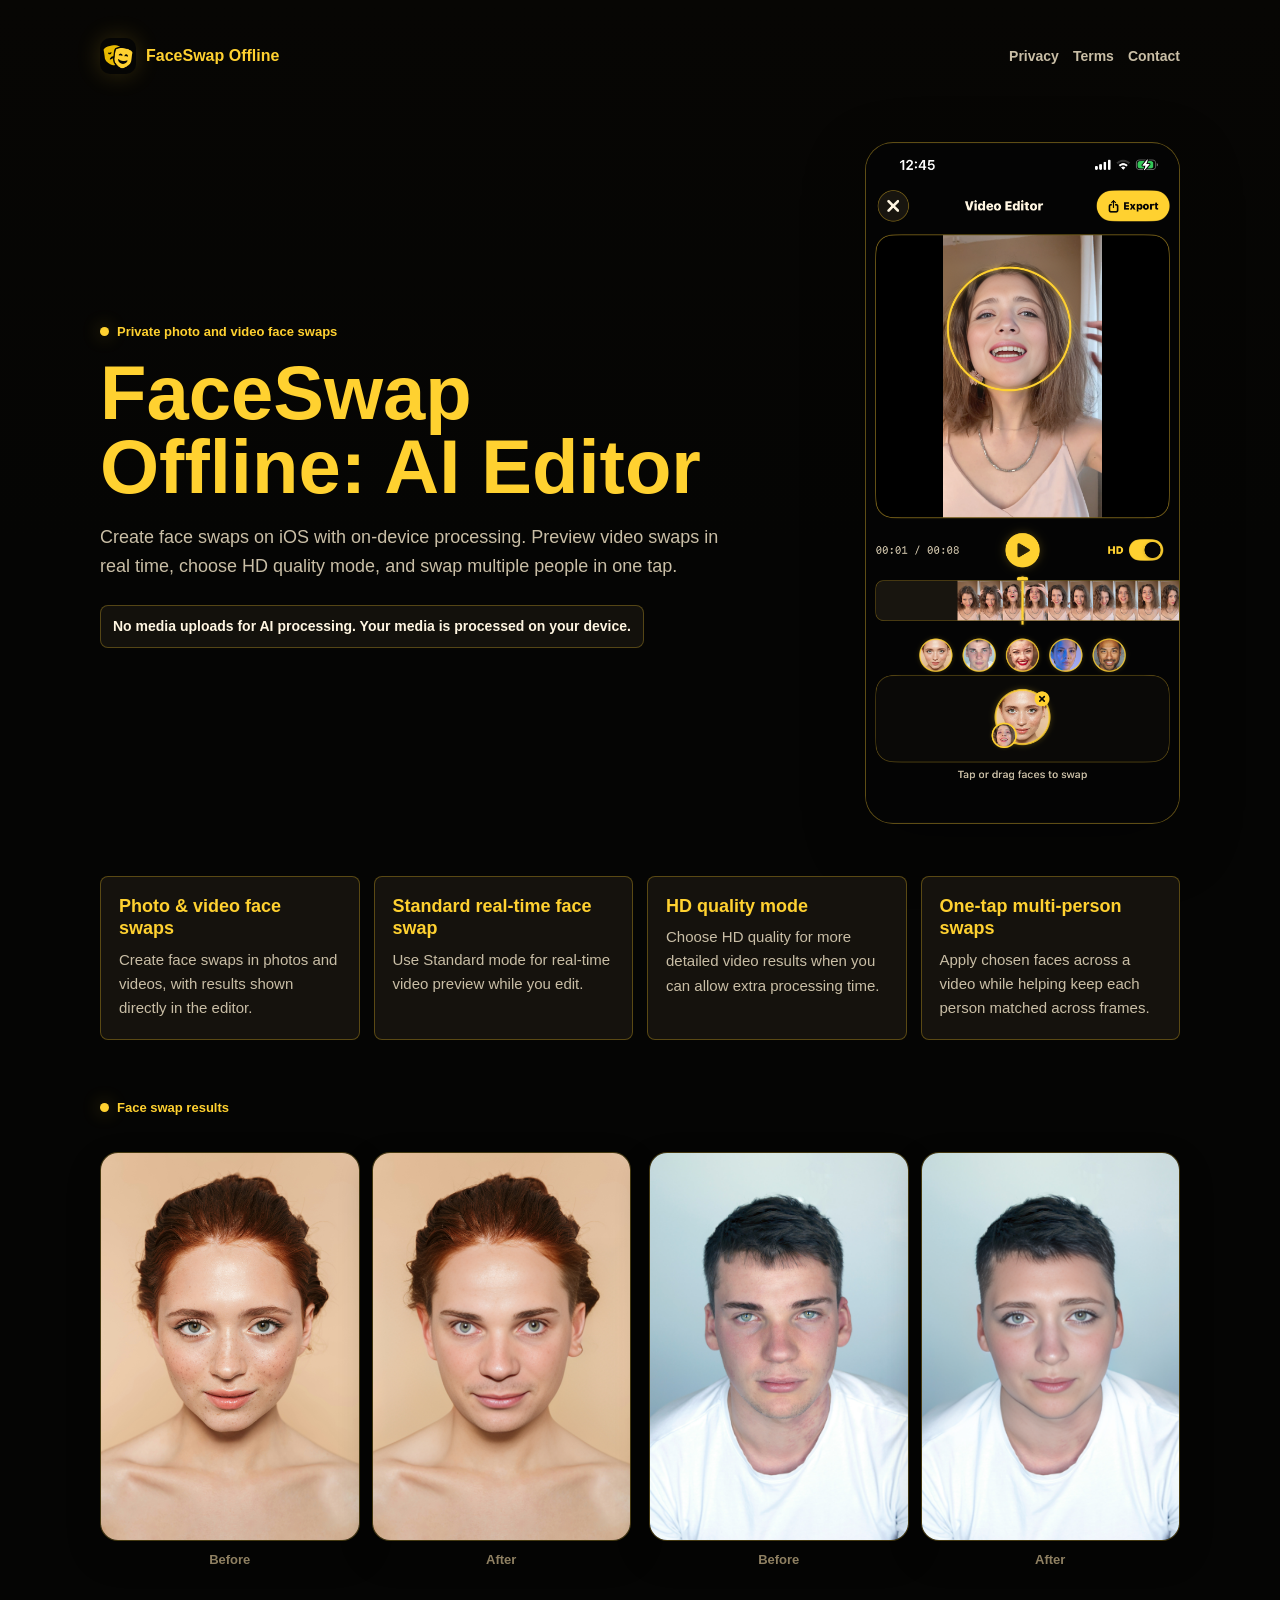
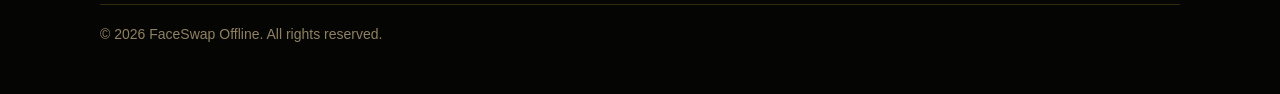
<file: index.html>
<!doctype html>
<html lang="en">
<head>
  <meta charset="utf-8">
  <meta name="viewport" content="width=device-width, initial-scale=1">
  <title>FaceSwap Offline: AI Editor</title>
  <meta name="description" content="FaceSwap Offline: AI Editor is an iOS face swap editor for photos and videos with live video preview and multi-person video matching.">
  <link rel="icon" href="resource/icon.png">
  <link rel="apple-touch-icon" href="resource/icon.png">
  <link rel="stylesheet" href="site.css?v=2026061902">
</head>
<body>
  <main class="page product-page">
    <header class="site-header" aria-label="Site header">
      <a class="brand" href="index.html" aria-label="FaceSwap Offline home">
        <img class="mark" src="resource/icon.png" width="36" height="36" alt="" aria-hidden="true">
        <span>FaceSwap Offline</span>
      </a>
      <nav class="nav" aria-label="Site navigation">
        <a href="privacy.html">Privacy</a>
        <a href="terms.html">Terms</a>
        <a href="mailto:pocketvisionai@gmail.com">Contact</a>
      </nav>
    </header>

    <section class="hero product-hero" aria-labelledby="hero-title">
      <div class="hero-copy">
        <p class="eyebrow">Private photo and video face swaps</p>
        <h1 id="hero-title">FaceSwap Offline: AI Editor</h1>
        <p class="lead">Create face swaps on iOS with on-device processing. Preview video swaps in real time, choose HD quality mode, and swap multiple people in one tap.</p>
        <p class="trust-line">No media uploads for AI processing. Your media is processed on your device.</p>
      </div>

      <div class="hero-media" aria-label="FaceSwap Offline video editor result">
        <img class="product-video"
             src="resource/vid_edit_1.PNG"
             width="1170"
             height="2532"
             alt="FaceSwap Offline video editor showing a live face swap result">
      </div>
    </section>

    <section class="feature-grid" aria-label="Product highlights">
      <article class="feature-card">
        <h2>Photo &amp; video face swaps</h2>
        <p>Create face swaps in photos and videos, with results shown directly in the editor.</p>
      </article>
      <article class="feature-card">
        <h2>Standard real-time face swap</h2>
        <p>Use Standard mode for real-time video preview while you edit.</p>
      </article>
      <article class="feature-card">
        <h2>HD quality mode</h2>
        <p>Choose HD quality for more detailed video results when you can allow extra processing time.</p>
      </article>
      <article class="feature-card">
        <h2>One-tap multi-person swaps</h2>
        <p>Apply chosen faces across a video while helping keep each person matched across frames.</p>
      </article>
    </section>

    <section class="showcase" aria-labelledby="photo-showcase-title">
      <div class="section-heading">
        <p class="eyebrow">Face swap results</p>
      </div>

      <div class="comparison-grid">
        <article class="comparison-set" aria-label="First photo face swap comparison">
          <figure class="phone-shot photo-shot">
            <img src="resource/female.JPG" width="3840" height="5760" alt="Original portrait photo">
            <figcaption>Before</figcaption>
          </figure>
          <figure class="phone-shot photo-shot">
            <img src="resource/female_2_male.JPG" width="3840" height="5760" alt="Portrait photo after a face swap">
            <figcaption>After</figcaption>
          </figure>
        </article>

        <article class="comparison-set" aria-label="Second photo face swap comparison">
          <figure class="phone-shot photo-shot">
            <img src="resource/male.JPG" width="2662" height="3993" alt="Original portrait photo">
            <figcaption>Before</figcaption>
          </figure>
          <figure class="phone-shot photo-shot">
            <img src="resource/male_2_female.JPG" width="2662" height="3993" alt="Portrait photo after a face swap">
            <figcaption>After</figcaption>
          </figure>
        </article>
      </div>
    </section>

    <footer class="footer">
      <span>&copy; 2026 FaceSwap Offline. All rights reserved.</span>
    </footer>
  </main>
</body>
</html>
</file>
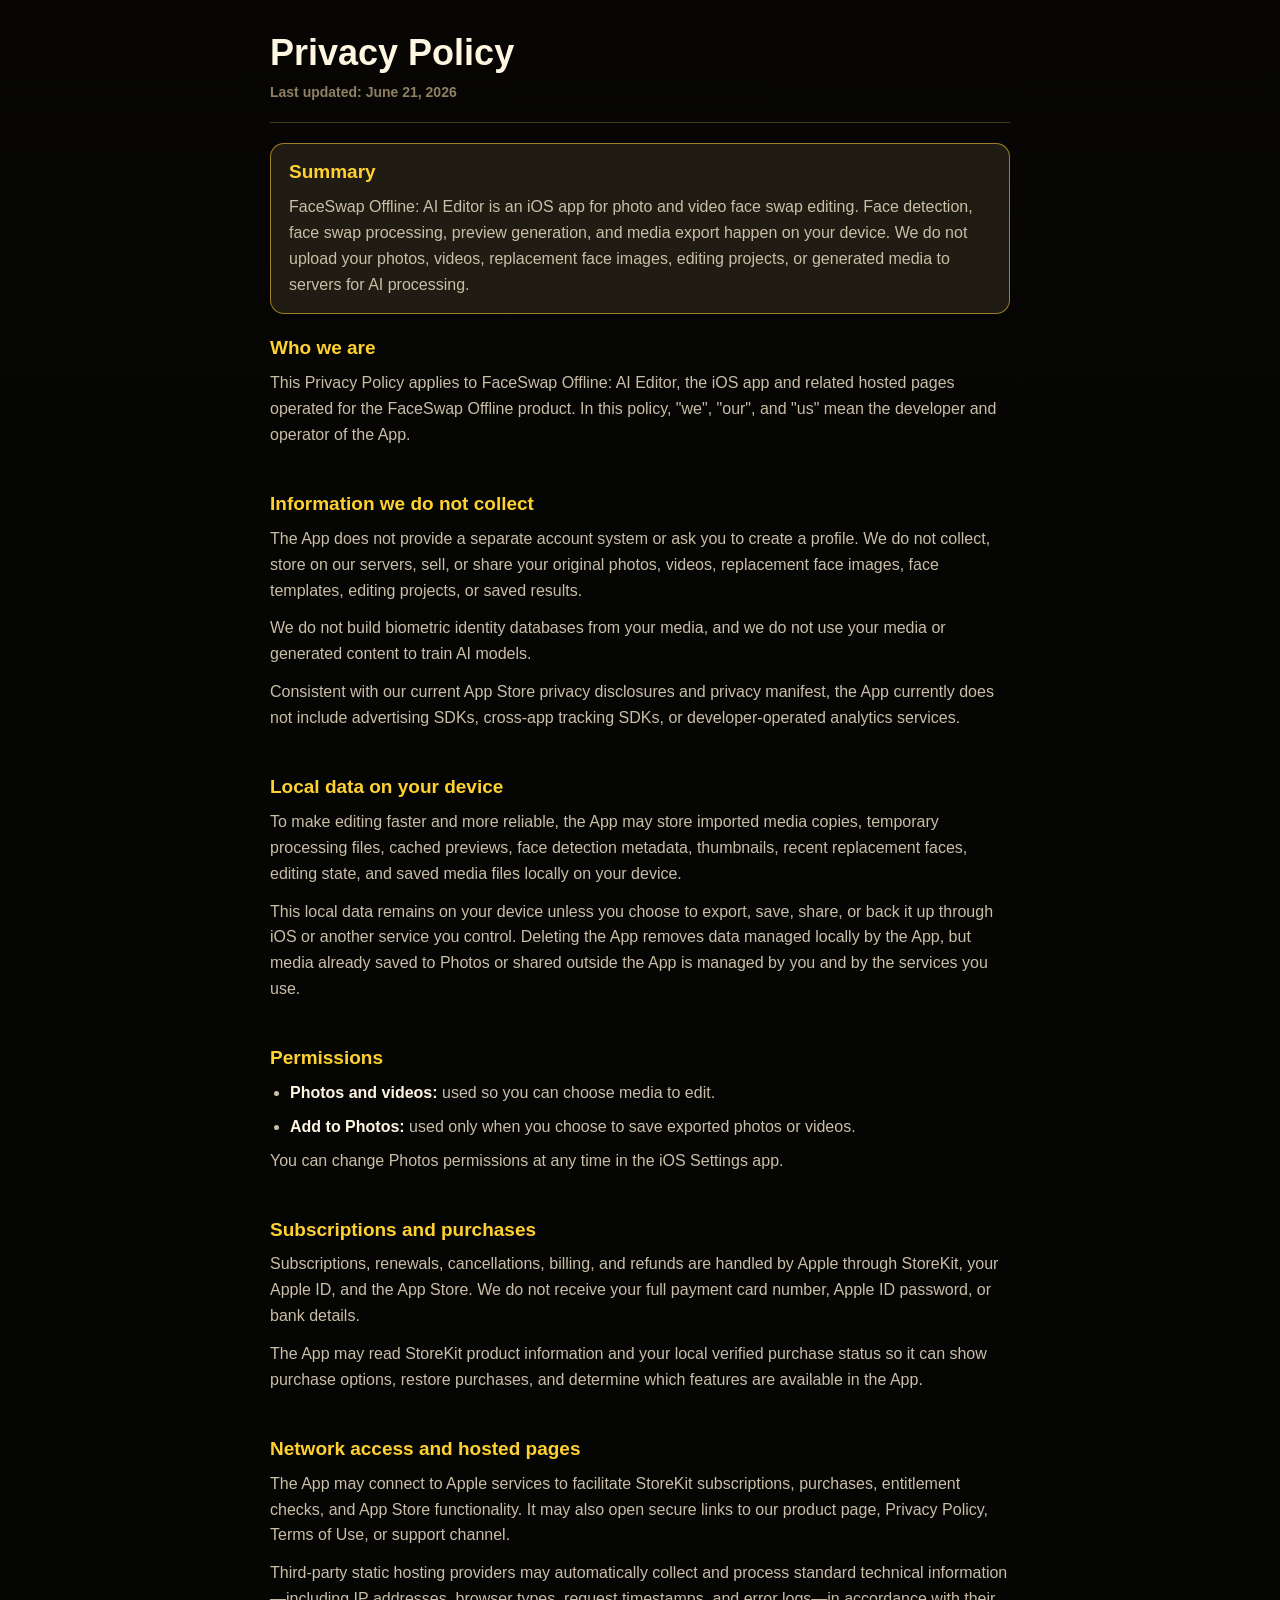
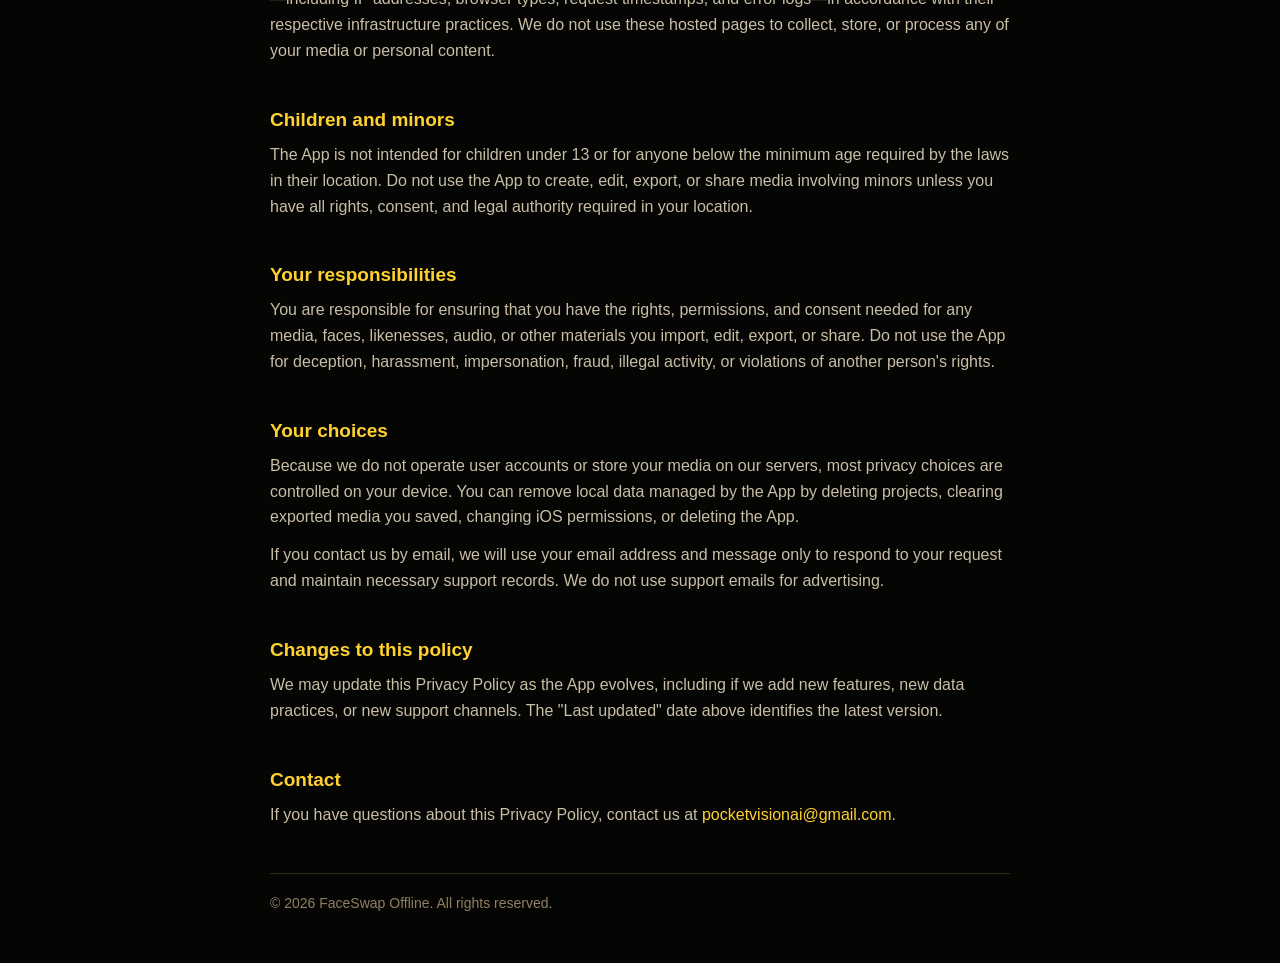
<file: privacy.html>
<!doctype html>
<html lang="en">
<head>
  <meta charset="utf-8">
  <meta name="viewport" content="width=device-width, initial-scale=1">
  <title>FaceSwap Offline: AI Editor Privacy Policy</title>
  <link rel="icon" href="resource/icon.png">
  <link rel="apple-touch-icon" href="resource/icon.png">
  <link rel="stylesheet" href="site.css?v=2026061902">
</head>
<body>
  <main class="page legal-page">
    <header class="legal-title">
      <h1>Privacy Policy</h1>
      <p class="updated">Last updated: June 21, 2026</p>
    </header>

    <section class="section notice">
      <h2>Summary</h2>
      <p>FaceSwap Offline: AI Editor is an iOS app for photo and video face swap editing. Face detection, face swap processing, preview generation, and media export happen on your device. We do not upload your photos, videos, replacement face images, editing projects, or generated media to servers for AI processing.</p>
    </section>

    <section class="section">
      <h2>Who we are</h2>
      <p>This Privacy Policy applies to FaceSwap Offline: AI Editor, the iOS app and related hosted pages operated for the FaceSwap Offline product. In this policy, "we", "our", and "us" mean the developer and operator of the App.</p>
    </section>

    <section class="section">
      <h2>Information we do not collect</h2>
      <p>The App does not provide a separate account system or ask you to create a profile. We do not collect, store on our servers, sell, or share your original photos, videos, replacement face images, face templates, editing projects, or saved results.</p>
      <p>We do not build biometric identity databases from your media, and we do not use your media or generated content to train AI models.</p>
      <p>Consistent with our current App Store privacy disclosures and privacy manifest, the App currently does not include advertising SDKs, cross-app tracking SDKs, or developer-operated analytics services.</p>
    </section>

    <section class="section">
      <h2>Local data on your device</h2>
      <p>To make editing faster and more reliable, the App may store imported media copies, temporary processing files, cached previews, face detection metadata, thumbnails, recent replacement faces, editing state, and saved media files locally on your device.</p>
      <p>This local data remains on your device unless you choose to export, save, share, or back it up through iOS or another service you control. Deleting the App removes data managed locally by the App, but media already saved to Photos or shared outside the App is managed by you and by the services you use.</p>
    </section>

    <section class="section">
      <h2>Permissions</h2>
      <ul>
        <li><strong>Photos and videos:</strong> used so you can choose media to edit.</li>
        <li><strong>Add to Photos:</strong> used only when you choose to save exported photos or videos.</li>
      </ul>
      <p>You can change Photos permissions at any time in the iOS Settings app.</p>
    </section>

    <section class="section">
      <h2>Subscriptions and purchases</h2>
      <p>Subscriptions, renewals, cancellations, billing, and refunds are handled by Apple through StoreKit, your Apple ID, and the App Store. We do not receive your full payment card number, Apple ID password, or bank details.</p>
      <p>The App may read StoreKit product information and your local verified purchase status so it can show purchase options, restore purchases, and determine which features are available in the App.</p>
    </section>

    <section class="section">
      <h2>Network access and hosted pages</h2>
      <p>The App may connect to Apple services to facilitate StoreKit subscriptions, purchases, entitlement checks, and App Store functionality. It may also open secure links to our product page, Privacy Policy, Terms of Use, or support channel.</p>
      <p>Third-party static hosting providers may automatically collect and process standard technical information—including IP addresses, browser types, request timestamps, and error logs—in accordance with their respective infrastructure practices. We do not use these hosted pages to collect, store, or process any of your media or personal content.</p>
    </section>

    <section class="section">
      <h2>Children and minors</h2>
      <p>The App is not intended for children under 13 or for anyone below the minimum age required by the laws in their location. Do not use the App to create, edit, export, or share media involving minors unless you have all rights, consent, and legal authority required in your location.</p>
    </section>

    <section class="section">
      <h2>Your responsibilities</h2>
      <p>You are responsible for ensuring that you have the rights, permissions, and consent needed for any media, faces, likenesses, audio, or other materials you import, edit, export, or share. Do not use the App for deception, harassment, impersonation, fraud, illegal activity, or violations of another person's rights.</p>
    </section>

    <section class="section">
      <h2>Your choices</h2>
      <p>Because we do not operate user accounts or store your media on our servers, most privacy choices are controlled on your device. You can remove local data managed by the App by deleting projects, clearing exported media you saved, changing iOS permissions, or deleting the App.</p>
      <p>If you contact us by email, we will use your email address and message only to respond to your request and maintain necessary support records. We do not use support emails for advertising.</p>
    </section>

    <section class="section">
      <h2>Changes to this policy</h2>
      <p>We may update this Privacy Policy as the App evolves, including if we add new features, new data practices, or new support channels. The "Last updated" date above identifies the latest version.</p>
    </section>

    <section class="section">
      <h2>Contact</h2>
      <p>If you have questions about this Privacy Policy, contact us at <a href="mailto:pocketvisionai@gmail.com">pocketvisionai@gmail.com</a>.</p>
    </section>

    <footer class="footer legal-footer">
      <span>&copy; 2026 FaceSwap Offline. All rights reserved.</span>
    </footer>
  </main>
</body>
</html>
</file>
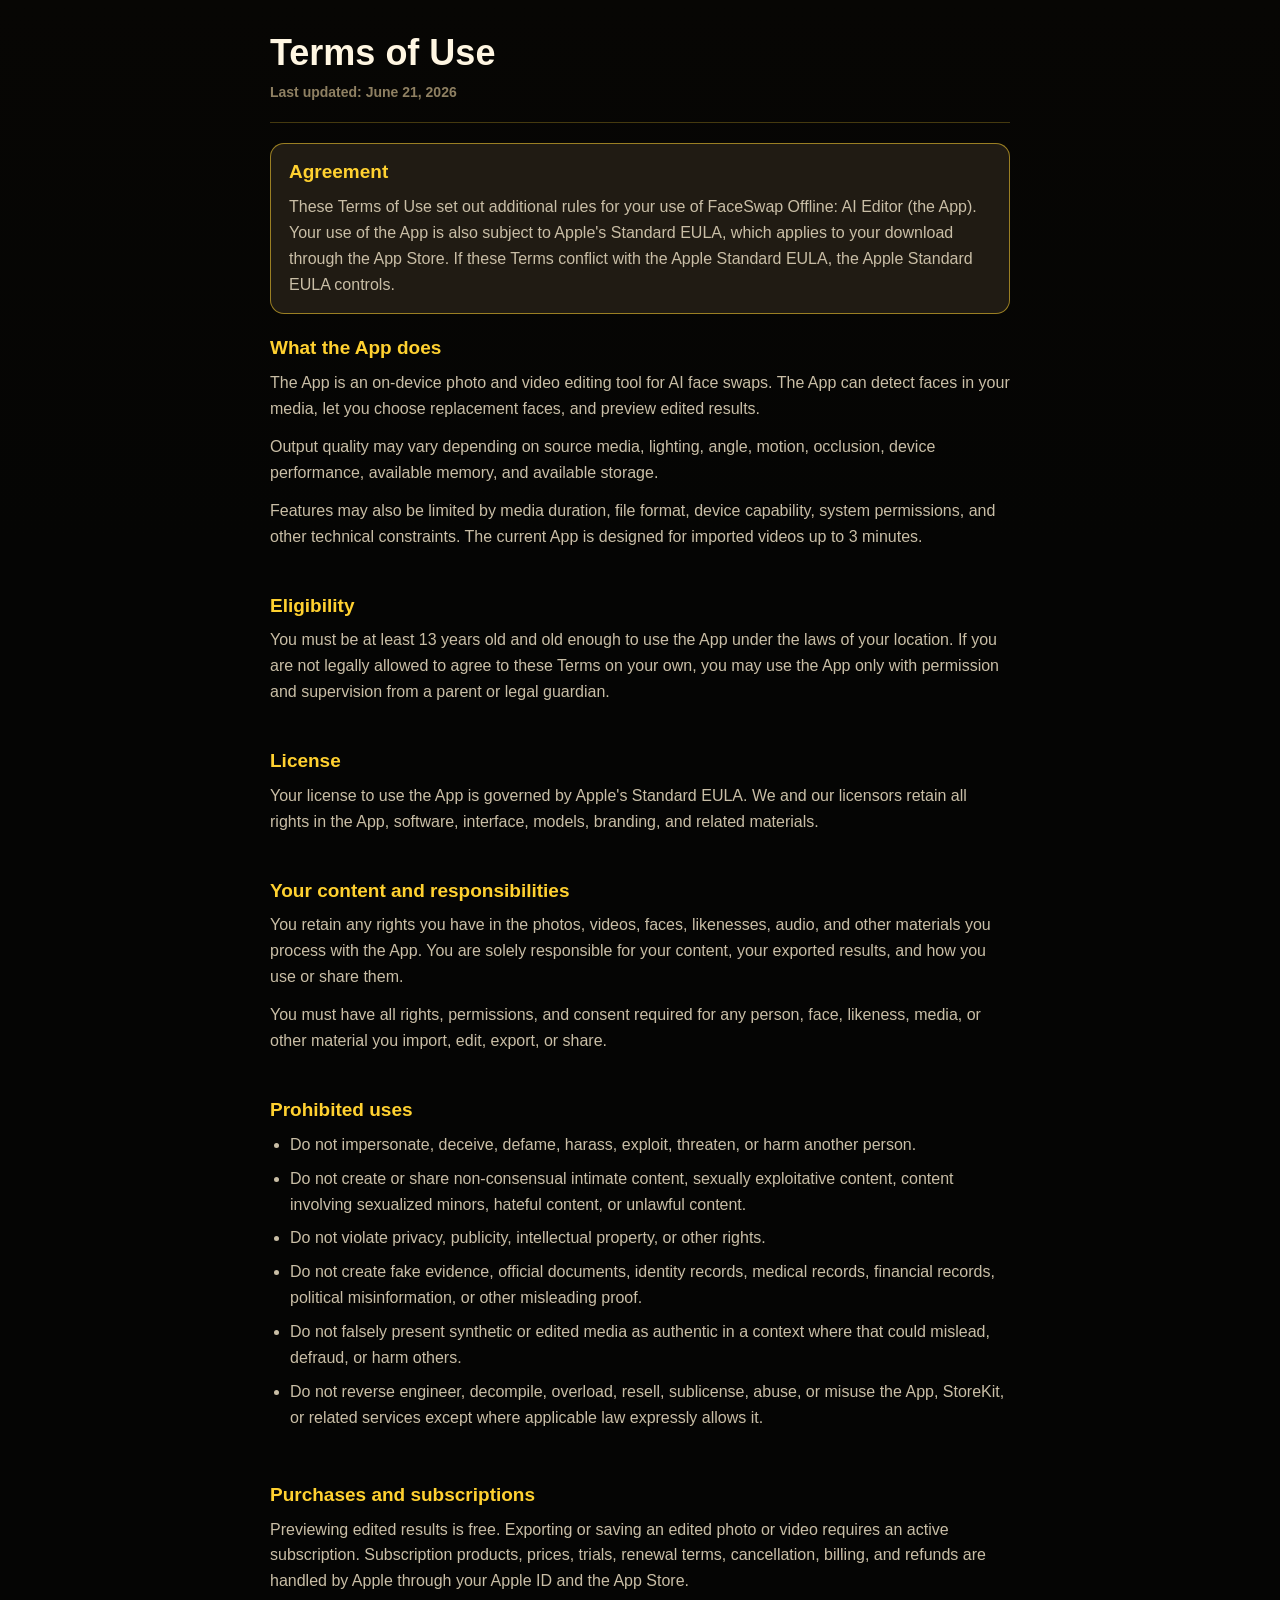
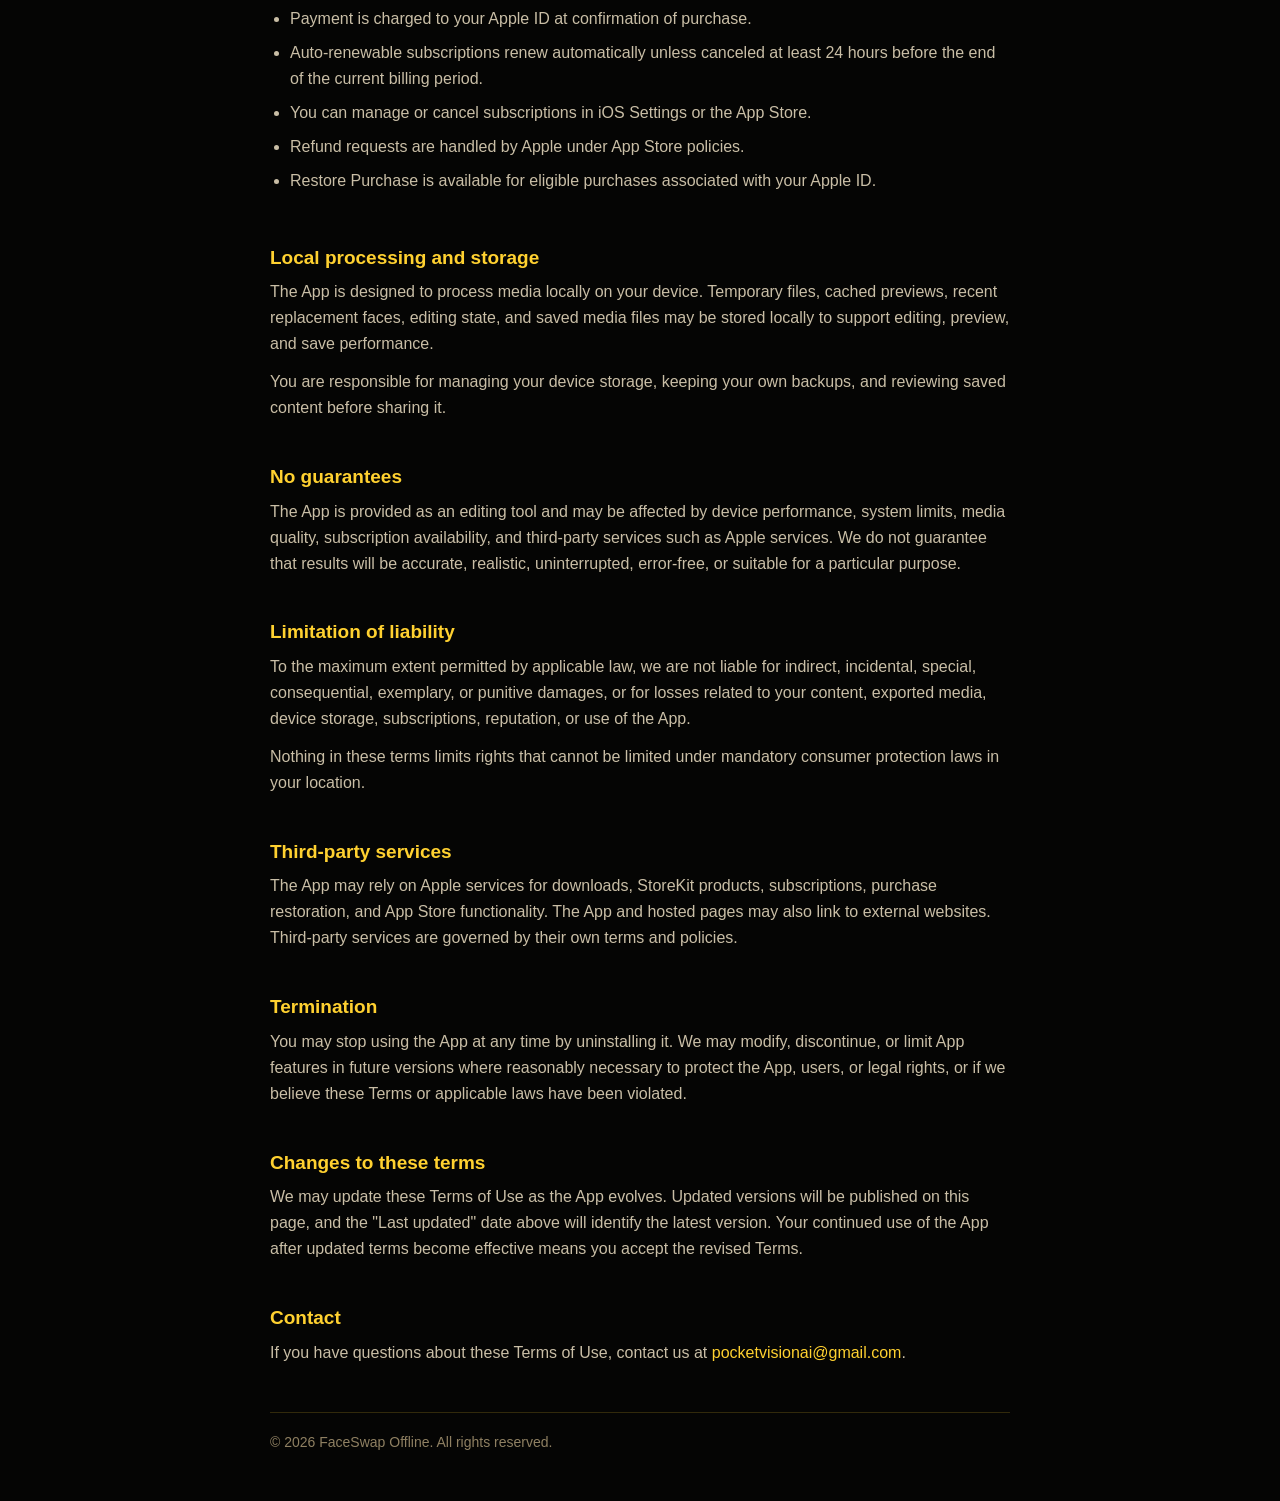
<file: terms.html>
<!doctype html>
<html lang="en">
<head>
  <meta charset="utf-8">
  <meta name="viewport" content="width=device-width, initial-scale=1">
  <title>FaceSwap Offline: AI Editor Terms of Use</title>
  <link rel="icon" href="resource/icon.png">
  <link rel="apple-touch-icon" href="resource/icon.png">
  <link rel="stylesheet" href="site.css?v=2026061902">
</head>
<body>
  <main class="page legal-page">
    <header class="legal-title">
      <h1>Terms of Use</h1>
      <p class="updated">Last updated: June 21, 2026</p>
    </header>

    <section class="section notice">
      <h2>Agreement</h2>
      <p>These Terms of Use set out additional rules for your use of FaceSwap Offline: AI Editor (the App). Your use of the App is also subject to Apple's Standard EULA, which applies to your download through the App Store. If these Terms conflict with the Apple Standard EULA, the Apple Standard EULA controls.</p>
    </section>

    <section class="section">
      <h2>What the App does</h2>
      <p>The App is an on-device photo and video editing tool for AI face swaps. The App can detect faces in your media, let you choose replacement faces, and preview edited results.</p>
      <p>Output quality may vary depending on source media, lighting, angle, motion, occlusion, device performance, available memory, and available storage.</p>
      <p>Features may also be limited by media duration, file format, device capability, system permissions, and other technical constraints. The current App is designed for imported videos up to 3 minutes.</p>
    </section>

    <section class="section">
      <h2>Eligibility</h2>
      <p>You must be at least 13 years old and old enough to use the App under the laws of your location. If you are not legally allowed to agree to these Terms on your own, you may use the App only with permission and supervision from a parent or legal guardian.</p>
    </section>

    <section class="section">
      <h2>License</h2>
      <p>Your license to use the App is governed by Apple's Standard EULA. We and our licensors retain all rights in the App, software, interface, models, branding, and related materials.</p>
    </section>

    <section class="section">
      <h2>Your content and responsibilities</h2>
      <p>You retain any rights you have in the photos, videos, faces, likenesses, audio, and other materials you process with the App. You are solely responsible for your content, your exported results, and how you use or share them.</p>
      <p>You must have all rights, permissions, and consent required for any person, face, likeness, media, or other material you import, edit, export, or share.</p>
    </section>

    <section class="section">
      <h2>Prohibited uses</h2>
      <ul>
        <li>Do not impersonate, deceive, defame, harass, exploit, threaten, or harm another person.</li>
        <li>Do not create or share non-consensual intimate content, sexually exploitative content, content involving sexualized minors, hateful content, or unlawful content.</li>
        <li>Do not violate privacy, publicity, intellectual property, or other rights.</li>
        <li>Do not create fake evidence, official documents, identity records, medical records, financial records, political misinformation, or other misleading proof.</li>
        <li>Do not falsely present synthetic or edited media as authentic in a context where that could mislead, defraud, or harm others.</li>
        <li>Do not reverse engineer, decompile, overload, resell, sublicense, abuse, or misuse the App, StoreKit, or related services except where applicable law expressly allows it.</li>
      </ul>
    </section>

    <section class="section">
      <h2>Purchases and subscriptions</h2>
      <p>Previewing edited results is free. Exporting or saving an edited photo or video requires an active subscription. Subscription products, prices, trials, renewal terms, cancellation, billing, and refunds are handled by Apple through your Apple ID and the App Store.</p>
      <ul>
        <li>Payment is charged to your Apple ID at confirmation of purchase.</li>
        <li>Auto-renewable subscriptions renew automatically unless canceled at least 24 hours before the end of the current billing period.</li>
        <li>You can manage or cancel subscriptions in iOS Settings or the App Store.</li>
        <li>Refund requests are handled by Apple under App Store policies.</li>
        <li>Restore Purchase is available for eligible purchases associated with your Apple ID.</li>
      </ul>
    </section>

    <section class="section">
      <h2>Local processing and storage</h2>
      <p>The App is designed to process media locally on your device. Temporary files, cached previews, recent replacement faces, editing state, and saved media files may be stored locally to support editing, preview, and save performance.</p>
      <p>You are responsible for managing your device storage, keeping your own backups, and reviewing saved content before sharing it.</p>
    </section>

    <section class="section">
      <h2>No guarantees</h2>
      <p>The App is provided as an editing tool and may be affected by device performance, system limits, media quality, subscription availability, and third-party services such as Apple services. We do not guarantee that results will be accurate, realistic, uninterrupted, error-free, or suitable for a particular purpose.</p>
    </section>

    <section class="section">
      <h2>Limitation of liability</h2>
      <p>To the maximum extent permitted by applicable law, we are not liable for indirect, incidental, special, consequential, exemplary, or punitive damages, or for losses related to your content, exported media, device storage, subscriptions, reputation, or use of the App.</p>
      <p>Nothing in these terms limits rights that cannot be limited under mandatory consumer protection laws in your location.</p>
    </section>

    <section class="section">
      <h2>Third-party services</h2>
      <p>The App may rely on Apple services for downloads, StoreKit products, subscriptions, purchase restoration, and App Store functionality. The App and hosted pages may also link to external websites. Third-party services are governed by their own terms and policies.</p>
    </section>

    <section class="section">
      <h2>Termination</h2>
      <p>You may stop using the App at any time by uninstalling it. We may modify, discontinue, or limit App features in future versions where reasonably necessary to protect the App, users, or legal rights, or if we believe these Terms or applicable laws have been violated.</p>
    </section>

    <section class="section">
      <h2>Changes to these terms</h2>
      <p>We may update these Terms of Use as the App evolves. Updated versions will be published on this page, and the "Last updated" date above will identify the latest version. Your continued use of the App after updated terms become effective means you accept the revised Terms.</p>
    </section>

    <section class="section">
      <h2>Contact</h2>
      <p>If you have questions about these Terms of Use, contact us at <a href="mailto:pocketvisionai@gmail.com">pocketvisionai@gmail.com</a>.</p>
    </section>

    <footer class="footer legal-footer">
      <span>&copy; 2026 FaceSwap Offline. All rights reserved.</span>
    </footer>
  </main>
</body>
</html>
</file>
<file: site.css>
:root {
  --app-black: #050504;
  --control-black: #0a0907;
  --surface: #18150f;
  --elevated: #221d14;
  --yellow: #ffd130;
  --yellow-pressed: #e6b800;
  --stroke: #6e5917;
  --text: #fff6e2;
  --muted: #c9bea6;
  --soft: #8f8062;
  --danger: #ff4747;
}

* {
  box-sizing: border-box;
}

html {
  -webkit-text-size-adjust: 100%;
  background: var(--app-black);
}

body {
  margin: 0;
  background: linear-gradient(180deg, #070604 0%, var(--app-black) 34rem);
  color: var(--text);
  font-family: -apple-system, BlinkMacSystemFont, "SF Pro Text", "Segoe UI", Roboto, Helvetica, Arial, sans-serif;
  line-height: 1.62;
  font-size: 16px;
}

a {
  color: var(--yellow);
  text-decoration: none;
}

a:hover {
  color: var(--yellow-pressed);
}

.page {
  width: min(980px, 100%);
  margin: 0 auto;
  padding: 24px 20px 48px;
}

.legal-page {
  width: min(780px, 100%);
}

.product-page {
  width: min(1120px, 100%);
}

.site-header {
  display: flex;
  align-items: center;
  justify-content: space-between;
  gap: 18px;
  padding: 14px 0 22px;
}

.brand {
  display: inline-flex;
  align-items: center;
  gap: 10px;
  min-width: 0;
  color: var(--yellow);
  font-weight: 850;
  letter-spacing: 0;
}

.mark {
  display: block;
  width: 36px;
  height: 36px;
  flex: 0 0 auto;
  border-radius: 10px;
  background: var(--app-black);
  object-fit: cover;
  box-shadow: 0 0 24px rgba(255, 209, 48, 0.18);
}

.brand span:last-child {
  overflow: hidden;
  text-overflow: ellipsis;
  white-space: nowrap;
}

.nav {
  display: flex;
  align-items: center;
  gap: 14px;
  font-size: 14px;
  font-weight: 750;
}

.nav a {
  color: var(--muted);
}

.nav a:hover {
  color: var(--yellow);
}

.hero {
  display: block;
  max-width: 760px;
  min-height: min(520px, calc(100vh - 86px));
  padding: 72px 0 44px;
}

.product-hero {
  display: grid;
  grid-template-columns: minmax(0, 1fr) minmax(280px, 380px);
  align-items: center;
  gap: 42px;
  max-width: none;
  min-height: min(660px, calc(100vh - 84px));
  padding: 46px 0 36px;
}

.hero-copy {
  min-width: 0;
}

.eyebrow {
  display: inline-flex;
  align-items: center;
  gap: 8px;
  margin: 0 0 14px;
  color: var(--yellow);
  font-size: 13px;
  font-weight: 850;
  letter-spacing: 0;
}

.eyebrow::before {
  width: 9px;
  height: 9px;
  border-radius: 999px;
  background: var(--yellow);
  content: "";
  box-shadow: 0 0 18px rgba(255, 209, 48, 0.38);
}

h1 {
  margin: 0;
  color: var(--yellow);
  font-size: clamp(42px, 8vw, 76px);
  line-height: 0.98;
  letter-spacing: 0;
}

.legal-title {
  padding: 10px 0 18px;
  border-bottom: 1px solid rgba(255, 209, 48, 0.25);
}

.legal-title h1 {
  color: var(--text);
  font-size: clamp(28px, 6vw, 36px);
  line-height: 1.04;
}

.updated {
  margin: 10px 0 0;
  color: var(--soft);
  font-size: 14px;
  font-weight: 700;
}

.lead {
  max-width: 650px;
  margin: 18px 0 0;
  color: var(--muted);
  font-size: 18px;
}

.trust-line {
  display: inline-flex;
  margin: 24px 0 0;
  padding: 9px 12px;
  border: 1px solid rgba(255, 209, 48, 0.28);
  border-radius: 8px;
  color: var(--text);
  background: rgba(24, 21, 15, 0.82);
  font-size: 14px;
  font-weight: 800;
}

.hero-media {
  width: min(100%, 315px);
  justify-self: end;
}

.product-video {
  display: block;
  width: 100%;
  height: auto;
  aspect-ratio: 1170 / 2532;
  border: 1px solid rgba(255, 209, 48, 0.34);
  border-radius: 28px;
  background: var(--control-black);
  box-shadow: 0 20px 60px rgba(0, 0, 0, 0.34);
  object-fit: contain;
  object-position: center;
}

.actions {
  display: flex;
  flex-wrap: wrap;
  gap: 12px;
  margin-top: 28px;
}

.button {
  display: inline-flex;
  align-items: center;
  justify-content: center;
  min-height: 48px;
  padding: 0 18px;
  border: 1px solid rgba(255, 209, 48, 0.72);
  border-radius: 999px;
  background: var(--yellow);
  color: var(--app-black);
  font-weight: 850;
}

.button.secondary {
  background: rgba(255, 209, 48, 0.06);
  color: var(--text);
}

.button:hover {
  background: var(--yellow-pressed);
  color: var(--app-black);
}

.button.secondary:hover {
  background: rgba(255, 209, 48, 0.12);
  color: var(--yellow);
}

.feature-grid {
  display: grid;
  grid-template-columns: repeat(4, 1fr);
  gap: 14px;
  margin-top: 16px;
}

.feature-card {
  padding: 18px;
  border: 1px solid rgba(110, 89, 23, 0.78);
  border-radius: 8px;
  background: rgba(24, 21, 15, 0.9);
}

.feature-card h2 {
  margin: 0 0 8px;
  color: var(--yellow);
  font-size: 18px;
  line-height: 1.25;
  letter-spacing: 0;
}

.feature-card p {
  margin: 0;
  color: var(--muted);
  font-size: 15px;
}

.showcase {
  margin-top: 54px;
}

.section-heading {
  max-width: 720px;
  margin-bottom: 20px;
}

.section-heading h2 {
  margin: 0;
  color: var(--text);
  font-size: clamp(28px, 4vw, 44px);
  line-height: 1.08;
  letter-spacing: 0;
}

.comparison-grid {
  display: grid;
  grid-template-columns: repeat(2, minmax(0, 1fr));
  gap: 18px;
}

.comparison-set {
  display: grid;
  grid-template-columns: repeat(2, minmax(0, 1fr));
  gap: 12px;
  min-width: 0;
}

.process-grid {
  display: grid;
  grid-template-columns: repeat(3, minmax(0, 1fr));
  gap: 14px;
}

.phone-shot {
  min-width: 0;
  margin: 0;
}

.phone-shot img {
  display: block;
  width: 100%;
  height: auto;
  aspect-ratio: 1170 / 2532;
  border: 1px solid rgba(255, 209, 48, 0.24);
  border-radius: 18px;
  background: var(--control-black);
  object-fit: cover;
  box-shadow: 0 14px 34px rgba(0, 0, 0, 0.24);
}

.photo-shot img {
  aspect-ratio: 2 / 3;
}

.phone-shot figcaption {
  margin-top: 8px;
  color: var(--soft);
  font-size: 13px;
  font-weight: 800;
  text-align: center;
}

.section-grid {
  display: grid;
  grid-template-columns: repeat(3, 1fr);
  gap: 16px;
  margin-top: 8px;
}

.section {
  margin-top: 18px;
  padding: 20px;
  border: 1px solid rgba(110, 89, 23, 0.82);
  border-radius: 18px;
  background: rgba(24, 21, 15, 0.94);
}

.section.notice {
  border-color: rgba(255, 209, 48, 0.55);
  background: rgba(34, 29, 20, 0.96);
}

.legal-page .section {
  margin-top: 0;
  padding: 22px 0;
  border: 0;
  border-radius: 0;
  background: transparent;
}

.legal-page .section.notice {
  margin: 20px 0 0;
  padding: 16px 18px;
  border: 1px solid rgba(255, 209, 48, 0.55);
  border-radius: 14px;
  background: rgba(34, 29, 20, 0.96);
}

.section h2 {
  margin: 0 0 10px;
  color: var(--yellow);
  font-size: 19px;
  line-height: 1.25;
  letter-spacing: 0;
}

.section p {
  margin: 0 0 12px;
  color: var(--muted);
}

.section p:last-child {
  margin-bottom: 0;
}

.section ul {
  margin: 10px 0 0;
  padding-left: 20px;
  color: var(--muted);
}

.section li {
  margin: 8px 0;
}

.section strong {
  color: var(--text);
}

.footer {
  display: flex;
  flex-wrap: wrap;
  align-items: center;
  justify-content: space-between;
  gap: 12px;
  margin-top: 34px;
  padding-top: 18px;
  border-top: 1px solid rgba(255, 209, 48, 0.18);
  color: var(--soft);
  font-size: 14px;
}

.legal-footer {
  justify-content: flex-start;
  margin-top: 24px;
}

@media (max-width: 900px) {
  .page {
    padding: 18px 16px 38px;
  }

  .site-header {
    align-items: flex-start;
  }

  .nav {
    flex-wrap: wrap;
    justify-content: flex-end;
    row-gap: 6px;
  }

  .hero {
    min-height: auto;
    padding: 44px 0 30px;
  }

  .product-hero {
    grid-template-columns: 1fr;
    gap: 28px;
    padding: 34px 0 28px;
  }

  .hero-media {
    width: min(100%, 210px);
    justify-self: center;
  }

  .lead {
    font-size: 16px;
  }

  .feature-grid {
    grid-template-columns: repeat(2, 1fr);
  }

  .comparison-grid {
    grid-template-columns: 1fr;
  }

  .process-grid {
    grid-template-columns: 1fr;
  }

  .process-shot img {
    aspect-ratio: 1170 / 2100;
    object-position: center 45%;
  }

  .section-grid {
    grid-template-columns: 1fr;
  }
}

@media (max-width: 560px) {
  h1 {
    font-size: clamp(40px, 13vw, 58px);
  }

  .legal-title {
    padding-inline: 56px;
    text-align: center;
  }

  .legal-title h1 {
    font-size: clamp(24px, 7.5vw, 30px);
  }

  .product-page h1 {
    font-size: clamp(36px, 11vw, 46px);
  }

  .feature-grid {
    grid-template-columns: 1fr;
  }

  .comparison-set {
    gap: 10px;
  }

  .phone-shot img {
    border-radius: 12px;
  }

  .product-video {
    border-radius: 20px;
  }

  .hero-media {
    width: min(100%, 190px);
  }
}
</file>
